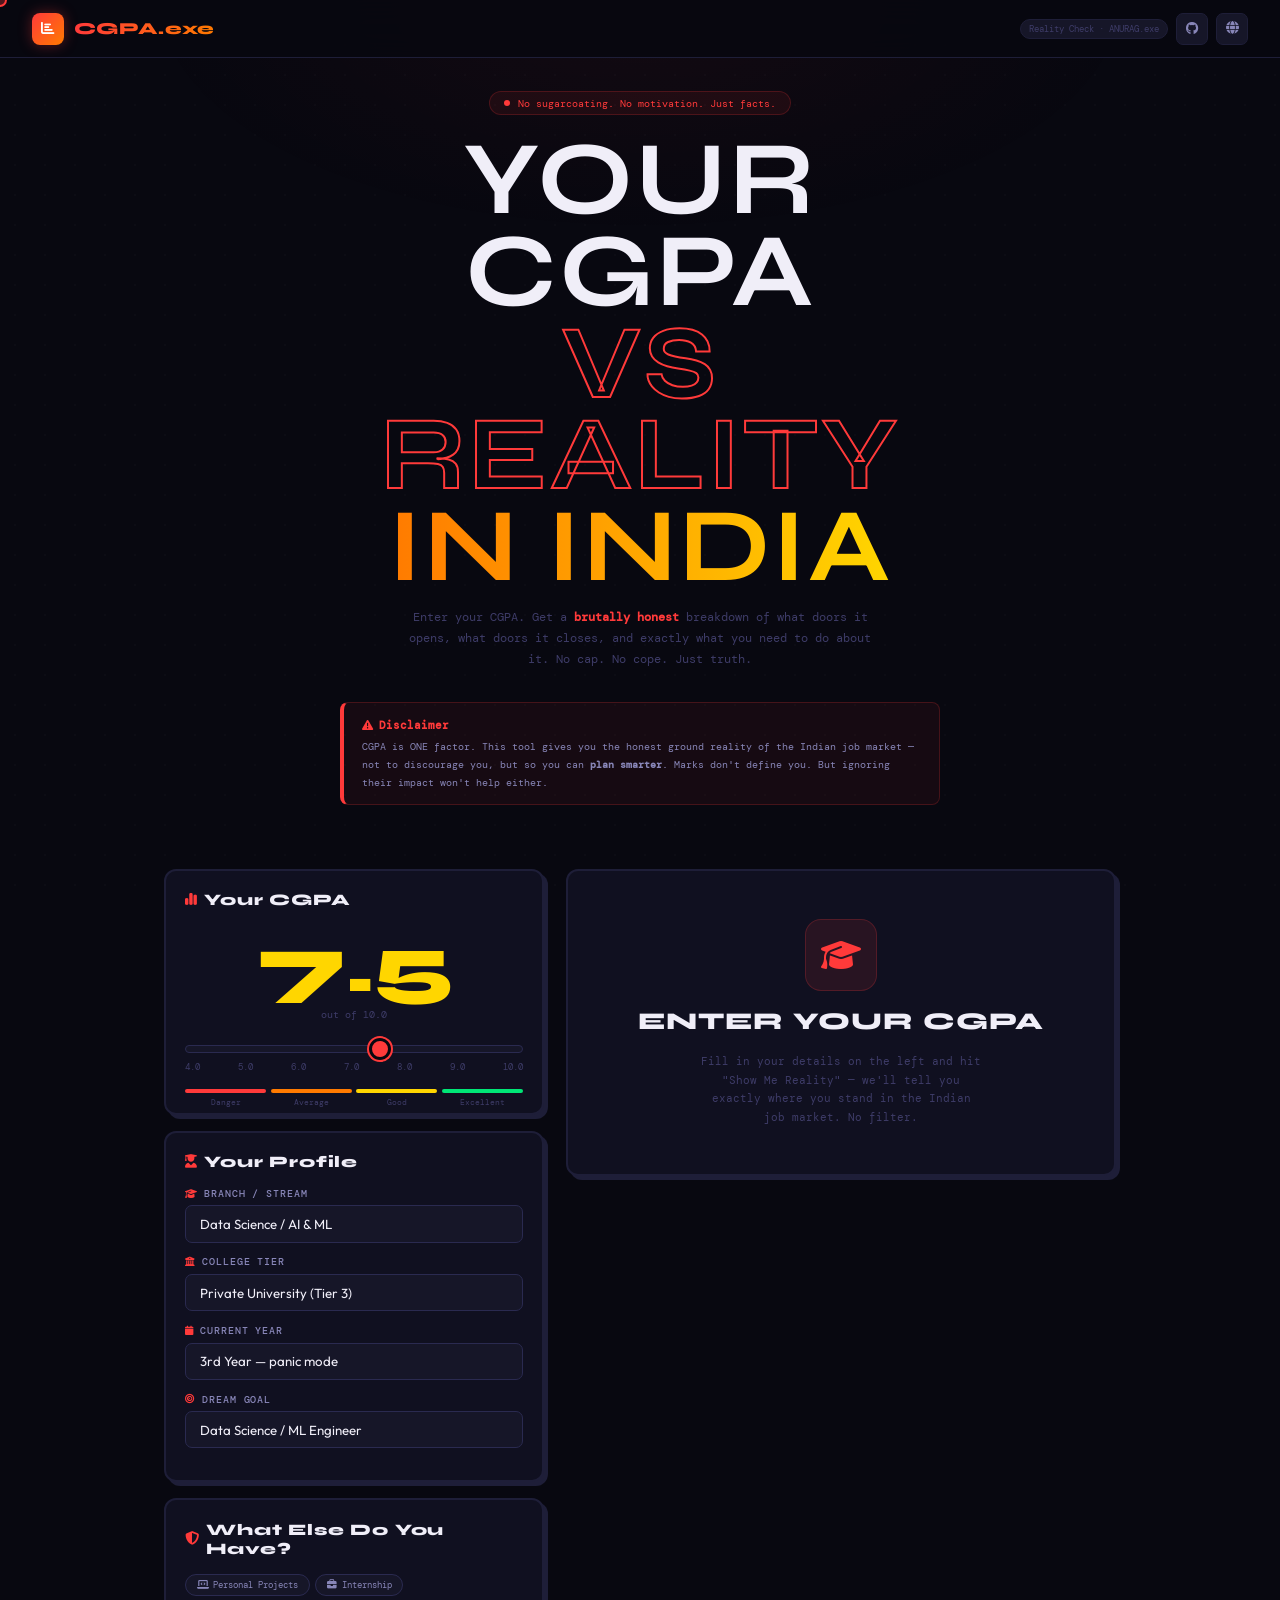
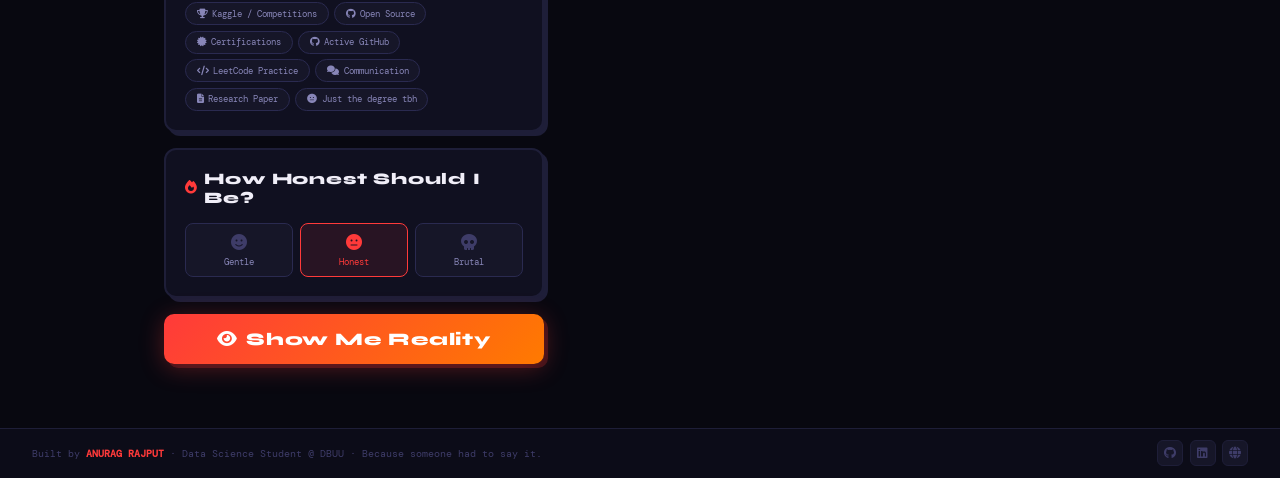
<file: public/index.html>
<!DOCTYPE html>
<html lang="en">
<head>
  <meta charset="UTF-8">
  <meta name="viewport" content="width=device-width, initial-scale=1.0">
  <title>CGPA.exe | Reality Check | by Anurag Rajput</title>
  <link rel="stylesheet" href="https://cdnjs.cloudflare.com/ajax/libs/font-awesome/6.5.1/css/all.min.css">
  <link href="https://fonts.googleapis.com/css2?family=Syne:wght@700;800&family=DM+Mono:wght@400;500;700&family=Outfit:wght@300;400;500;600&display=swap" rel="stylesheet">
  <link rel="icon" type="image/svg+xml" href="data:image/svg+xml,%3Csvg xmlns='http://www.w3.org/2000/svg' viewBox='0 0 96 96'%3E%3Crect width='96' height='96' rx='20' fill='%23FF3A3A'/%3E%3Ctext x='10' y='72' font-size='62' font-family='serif' font-weight='bold' fill='white'%3E%25%3C/text%3E%3C/svg%3E">
<link rel="stylesheet" href="style.css">
</head>
<body>
<div id="cursor"></div>

<!-- NAV -->
<nav>
  <a class="nav-brand" href="#">
    <div class="nav-logo"><i class="fa-solid fa-chart-bar"></i></div>
    <span class="nav-title">CGPA.exe</span>
  </a>
  <div class="nav-right">
    <span class="nav-badge">Reality Check &middot; ANURAG.exe</span>
    <a class="nav-link" href="https://github.com/instai4" target="_blank"><i class="fa-brands fa-github"></i></a>
    <a class="nav-link" href="https://instai4.github.io/PORT-FOLIO/" target="_blank"><i class="fa-solid fa-globe"></i></a>
  </div>
</nav>

<!-- HERO -->
<div class="hero">
  <div class="hero-tag">
    <div class="hero-tag-dot"></div>
    No sugarcoating. No motivation. Just facts.
  </div>
  <h1 class="hero-title">
    <span class="line1">YOUR CGPA</span><br>
    <span class="line2">VS REALITY</span><br>
    <span class="line3">IN INDIA</span>
  </h1>
  <p class="hero-sub">
    Enter your CGPA. Get a <span class="bold">brutally honest</span> breakdown of what doors it opens,
    what doors it closes, and exactly what you need to do about it.
    No cap. No cope. Just truth.
  </p>
  <div class="warning-banner">
    <div class="wb-title"><i class="fa-solid fa-triangle-exclamation"></i> Disclaimer</div>
    CGPA is ONE factor. This tool gives you the honest ground reality of the Indian job market —
    not to discourage you, but so you can <strong>plan smarter</strong>.
    Marks don't define you. But ignoring their impact won't help either.
  </div>
</div>

<!-- MAIN -->
<div class="main">

  <!-- LEFT: INPUT -->
  <div class="input-panel">

    <!-- CGPA SLIDER -->
    <div class="panel">
      <div class="panel-title"><i class="fa-solid fa-chart-simple"></i> Your CGPA</div>
      <div class="cgpa-display">
        <div class="cgpa-number" id="cgpa-display" style="color:var(--yellow)">7.5</div>
        <div class="cgpa-scale">out of 10.0</div>
      </div>
      <input type="range" class="cgpa-slider" id="cgpa-slider" min="4.0" max="10.0" step="0.1" value="7.5" oninput="updateCGPA(this.value)">
      <div class="cgpa-labels">
        <span>4.0</span><span>5.0</span><span>6.0</span><span>7.0</span><span>8.0</span><span>9.0</span><span>10.0</span>
      </div>
      <div class="cgpa-zones" style="margin-top:1rem">
        <div class="czone" style="background:#FF3A3A" data-label="Danger"></div>
        <div class="czone" style="background:#FF7A00" data-label="Average"></div>
        <div class="czone" style="background:#FFD600" data-label="Good"></div>
        <div class="czone" style="background:#00E676" data-label="Excellent"></div>
      </div>
    </div>

    <!-- PROFILE -->
    <div class="panel">
      <div class="panel-title"><i class="fa-solid fa-user-graduate"></i> Your Profile</div>
      <div class="fg">
        <div class="flbl"><i class="fa-solid fa-graduation-cap"></i> Branch / Stream</div>
        <select class="fsel" id="branch">
          <option value="CSE">Computer Science Engineering (CSE)</option>
          <option value="IT">Information Technology (IT)</option>
          <option value="DS" selected>Data Science / AI &amp; ML</option>
          <option value="ECE">Electronics &amp; Communication (ECE)</option>
          <option value="ME">Mechanical Engineering</option>
          <option value="CE">Civil Engineering</option>
          <option value="EE">Electrical Engineering</option>
          <option value="MBA">MBA / Management</option>
          <option value="BCA">BCA / MCA</option>
          <option value="BSc">B.Sc Computer Science</option>
          <option value="Other">Other</option>
        </select>
      </div>
      <div class="fg">
        <div class="flbl"><i class="fa-solid fa-building-columns"></i> College Tier</div>
        <select class="fsel" id="college-tier">
          <option value="IIT/NIT">IIT / NIT / IIIT (Tier 1)</option>
          <option value="State">Good State College / NIRF Top 100 (Tier 2)</option>
          <option value="Private" selected>Private University (Tier 3)</option>
          <option value="Deemed">Deemed / Local College (Tier 4)</option>
        </select>
      </div>
      <div class="fg">
        <div class="flbl"><i class="fa-solid fa-calendar"></i> Current Year</div>
        <select class="fsel" id="year">
          <option value="1st">1st Year — just started</option>
          <option value="2nd">2nd Year — mid journey</option>
          <option value="3rd" selected>3rd Year — panic mode</option>
          <option value="Final">Final Year — crunch time</option>
          <option value="Graduated">Already Graduated</option>
        </select>
      </div>
      <div class="fg">
        <div class="flbl"><i class="fa-solid fa-bullseye"></i> Dream Goal</div>
        <select class="fsel" id="goal">
          <option value="product">Product Company (Google, Microsoft, Amazon)</option>
          <option value="service">Service Company (TCS, Infosys, Wipro)</option>
          <option value="startup">Startup / Early Stage Company</option>
          <option value="higher">Higher Studies (M.Tech / MS / MBA)</option>
          <option value="research">Research / PhD</option>
          <option value="government">Government Job / PSU</option>
          <option value="freelance">Freelancing / Own Startup</option>
          <option value="data" selected>Data Science / ML Engineer</option>
        </select>
      </div>
    </div>

    <!-- EXTRAS -->
    <div class="panel">
      <div class="panel-title"><i class="fa-solid fa-shield-halved"></i> What Else Do You Have?</div>
      <div class="chips" id="extras-chips">
        <div class="chip" data-e="projects"><i class="fa-solid fa-laptop-code"></i> Personal Projects</div>
        <div class="chip" data-e="internship"><i class="fa-solid fa-briefcase"></i> Internship</div>
        <div class="chip" data-e="kaggle"><i class="fa-solid fa-trophy"></i> Kaggle / Competitions</div>
        <div class="chip" data-e="opensource"><i class="fa-brands fa-github"></i> Open Source</div>
        <div class="chip" data-e="certifications"><i class="fa-solid fa-certificate"></i> Certifications</div>
        <div class="chip" data-e="github"><i class="fa-brands fa-github"></i> Active GitHub</div>
        <div class="chip" data-e="leetcode"><i class="fa-solid fa-code"></i> LeetCode Practice</div>
        <div class="chip" data-e="communication"><i class="fa-solid fa-comments"></i> Communication</div>
        <div class="chip" data-e="research"><i class="fa-solid fa-file-lines"></i> Research Paper</div>
        <div class="chip" data-e="nothing"><i class="fa-solid fa-face-meh"></i> Just the degree tbh</div>
      </div>
    </div>

    <!-- HONESTY LEVEL -->
    <div class="panel">
      <div class="panel-title"><i class="fa-solid fa-fire"></i> How Honest Should I Be?</div>
      <div class="honesty-grid" id="honesty-grid">
        <div class="hlevel" data-h="kind">
          <span class="hl-icon"><i class="fa-solid fa-face-smile"></i></span>
          <span>Gentle</span>
        </div>
        <div class="hlevel on" data-h="honest">
          <span class="hl-icon"><i class="fa-solid fa-face-meh"></i></span>
          <span>Honest</span>
        </div>
        <div class="hlevel" data-h="brutal">
          <span class="hl-icon"><i class="fa-solid fa-skull"></i></span>
          <span>Brutal</span>
        </div>
      </div>
    </div>

    <!-- THINKING -->
    <div class="thinking" id="thinking">
      <div class="thinking-dots"><span></span><span></span><span></span></div>
      <span id="thinking-txt">Consulting the Indian job market...</span>
    </div>

    <button class="gen-btn" id="gen-btn" onclick="generate()">
      <i class="fa-solid fa-eye"></i> Show Me Reality
    </button>
  </div>

  <!-- RIGHT: OUTPUT -->
  <div class="output-panel" id="output-panel">
    <div class="empty-state">
      <div class="empty-ico"><i class="fa-solid fa-graduation-cap"></i></div>
      <h3>ENTER YOUR CGPA</h3>
      <p>Fill in your details on the left and hit "Show Me Reality" — we'll tell you exactly where you stand in the Indian job market. No filter.</p>
    </div>
  </div>

</div>

<!-- FOOTER -->
<div class="footer-bar">
  <span class="footer-credit">
    Built by <a href="https://instai4.github.io/PORT-FOLIO/" target="_blank">ANURAG RAJPUT</a>
    &middot; Data Science Student @ DBUU &middot; Because someone had to say it.
  </span>
  <div class="footer-links">
    <a href="https://github.com/instai4" target="_blank"><i class="fa-brands fa-github"></i></a>
    <a href="https://www.linkedin.com/in/anurag-singh-43230a380/" target="_blank"><i class="fa-brands fa-linkedin"></i></a>
    <a href="https://instai4.github.io/PORT-FOLIO/" target="_blank"><i class="fa-solid fa-globe"></i></a>
  </div>
</div>

<div class="toast" id="toast"><i class="fa-solid fa-circle-check"></i><span id="toast-txt">Copied!</span></div>

<script src="script.js"></script>
</body>
</html>
</file>
<file: public/style.css>
*,*::before,*::after{box-sizing:border-box;margin:0;padding:0}
    :root{
      --bg:#080810;--bg2:#0C0C18;--card:#101020;--surface:#161628;
      --border:#1E1E38;--border2:#2A2A50;
      --txt:#F0EEF8;--txt2:#8886B8;--txt3:#3E3C68;
      --red:#FF3A3A;--orange:#FF7A00;--yellow:#FFD600;--green:#00E676;
      --blue:#4D96FF;--pink:#FF6B9D;--purple:#C084FC;
      --ff:'Syne',sans-serif;--fb:'Outfit',sans-serif;--fm:'DM Mono',monospace;
      --spring:cubic-bezier(.34,1.56,.64,1);--ease:cubic-bezier(.4,0,.2,1);
    }
    html{scroll-behavior:smooth}
    body{font-family:var(--fb);background:var(--bg);color:var(--txt);
      min-height:100vh;cursor:none;overflow-x:hidden}
    body::before{content:'';position:fixed;inset:0;z-index:0;pointer-events:none;
      background-image:radial-gradient(rgba(255,255,255,.018) 1px,transparent 1px);
      background-size:30px 30px}
    body::after{content:'';position:fixed;inset:0;z-index:0;pointer-events:none;
      background:radial-gradient(ellipse 60% 40% at 50% 0%,rgba(255,58,58,.05),transparent 65%)}

    /* CURSOR */
    #cursor{pointer-events:none;position:fixed;z-index:9999;width:14px;height:14px;
      background:rgba(255,58,58,.3);border-radius:50%;border:2px solid var(--red);
      transition:width .15s var(--spring),height .15s var(--spring),background .15s;
      transform:translate(-50%,-50%)}

    /* NAV */
    nav{position:fixed;top:0;left:0;right:0;z-index:200;height:58px;
      display:flex;align-items:center;justify-content:space-between;padding:0 2rem;
      background:rgba(8,8,16,.92);border-bottom:1px solid var(--border);backdrop-filter:blur(20px)}
    .nav-brand{display:flex;align-items:center;gap:.6rem;text-decoration:none}
    .nav-logo{width:32px;height:32px;border-radius:8px;
      background:linear-gradient(135deg,var(--red),var(--orange));
      display:flex;align-items:center;justify-content:center;font-size:.85rem;color:#fff;
      box-shadow:0 0 14px rgba(255,58,58,.35)}
    .nav-title{font-family:var(--ff);font-size:1.05rem;font-weight:800;letter-spacing:.05em;
      background:linear-gradient(90deg,var(--red),var(--orange));
      -webkit-background-clip:text;-webkit-text-fill-color:transparent;background-clip:text}
    .nav-right{display:flex;align-items:center;gap:.5rem}
    .nav-badge{font-family:var(--fm);font-size:.58rem;color:var(--txt3);
      background:var(--surface);border:1px solid var(--border);padding:3px 8px;border-radius:20px}
    .nav-link{width:32px;height:32px;border-radius:7px;background:var(--surface);
      border:1px solid var(--border);display:flex;align-items:center;justify-content:center;
      color:var(--txt2);font-size:.8rem;text-decoration:none;cursor:pointer;
      transition:all .15s var(--spring)}
    .nav-link:hover{background:var(--red);color:#fff;border-color:var(--red);transform:scale(1.08)}

    /* HERO */
    .hero{position:relative;z-index:1;padding:90px 1.5rem 2rem;
      text-align:center;max-width:720px;margin:0 auto}
    .hero-tag{display:inline-flex;align-items:center;gap:.5rem;font-family:var(--fm);
      font-size:.62rem;color:var(--red);background:rgba(255,58,58,.08);
      border:1px solid rgba(255,58,58,.2);padding:.3rem .9rem;border-radius:20px;
      margin-bottom:1.2rem;animation:blink-border 2s ease-in-out infinite}
    .hero-tag-dot{width:6px;height:6px;border-radius:50%;background:var(--red);animation:blink 1.5s step-end infinite;flex-shrink:0}
    @keyframes blink-border{0%,100%{border-color:rgba(255,58,58,.2)}50%{border-color:rgba(255,58,58,.6)}}
    .hero-tag-dot{width:6px;height:6px;border-radius:50%;background:var(--red);
      animation:blink 1.5s step-end infinite;flex-shrink:0}
    @keyframes blink{50%{opacity:0}}
    .hero-title{font-family:var(--ff);font-size:clamp(3rem,10vw,6.5rem);
      text-transform:uppercase;letter-spacing:.02em;line-height:.88;margin-bottom:1rem}
    .hero-title .line1{color:var(--txt)}
    .hero-title .line2{-webkit-text-stroke:2px var(--red);color:transparent}
    .hero-title .line3{background:linear-gradient(90deg,var(--orange),var(--yellow));
      -webkit-background-clip:text;-webkit-text-fill-color:transparent;background-clip:text}
    .hero-sub{font-family:var(--fm);font-size:.72rem;color:var(--txt3);
      max-width:480px;margin:0 auto 2rem;line-height:1.8}
    .hero-sub .bold{color:var(--red);font-weight:700}

    .warning-banner{background:rgba(255,58,58,.06);border:1px solid rgba(255,58,58,.2);
      border-left:4px solid var(--red);border-radius:8px;padding:.8rem 1.1rem;
      font-family:var(--fm);font-size:.65rem;color:var(--txt2);line-height:1.7;
      margin-bottom:2rem;text-align:left;max-width:600px;margin-left:auto;margin-right:auto}
    .warning-banner .wb-title{color:var(--red);font-weight:700;font-size:.7rem;
      margin-bottom:.2rem;display:flex;align-items:center;gap:.4rem}

    /* MAIN LAYOUT */
    .main{position:relative;z-index:1;max-width:1000px;margin:0 auto;
      padding:0 1.5rem 4rem;display:grid;grid-template-columns:380px 1fr;
      gap:1.4rem;align-items:start}
    @media(max-width:780px){.main{grid-template-columns:1fr}}

    .input-panel{display:flex;flex-direction:column;gap:1rem}

    .panel{background:var(--card);border:2px solid var(--border);border-radius:12px;
      padding:1.2rem;box-shadow:4px 4px 0 var(--border)}
    .panel-title{font-family:var(--ff);font-size:1rem;font-weight:800;letter-spacing:.05em;
      color:var(--txt);display:flex;align-items:center;gap:.4rem;margin-bottom:1rem}
    .panel-title i{color:var(--red);font-size:.85rem}

    /* CGPA SLIDER */
    .cgpa-display{text-align:center;margin-bottom:1rem}
    .cgpa-number{font-family:var(--ff);font-size:5rem;font-weight:800;letter-spacing:-.02em;
      line-height:1;transition:color .3s var(--ease)}
    .cgpa-scale{font-family:var(--fm);font-size:.6rem;color:var(--txt3);margin-top:.2rem}
    .cgpa-slider{width:100%;height:8px;-webkit-appearance:none;appearance:none;
      background:var(--surface);border-radius:4px;outline:none;
      border:1px solid var(--border2);margin-bottom:.5rem;cursor:pointer}
    .cgpa-slider::-webkit-slider-thumb{-webkit-appearance:none;appearance:none;
      width:22px;height:22px;border-radius:50%;background:var(--red);
      border:3px solid var(--bg);box-shadow:0 0 0 2px var(--red);
      cursor:pointer;transition:transform .15s var(--spring)}
    .cgpa-slider::-webkit-slider-thumb:hover{transform:scale(1.2)}
    .cgpa-labels{display:flex;justify-content:space-between;
      font-family:var(--fm);font-size:.55rem;color:var(--txt3)}
    .cgpa-zones{display:flex;gap:.3rem;margin-top:.8rem}
    .czone{flex:1;height:4px;border-radius:2px;position:relative}
    .czone::after{content:attr(data-label);position:absolute;top:8px;left:50%;
      transform:translateX(-50%);font-family:var(--fm);font-size:.48rem;
      color:var(--txt3);white-space:nowrap}

    /* FIELDS */
    .fg{margin-bottom:.8rem}
    .flbl{display:flex;align-items:center;gap:.35rem;font-family:var(--fm);font-size:.6rem;
      font-weight:500;color:var(--txt2);text-transform:uppercase;letter-spacing:.1em;
      margin-bottom:.35rem}
    .flbl i{color:var(--red);font-size:.6rem}
    .fsel,.fin{width:100%;padding:.6rem .85rem;border:1px solid var(--border2);border-radius:7px;
      background:var(--surface);font-family:var(--fb);font-size:.83rem;color:var(--txt);
      outline:none;transition:all .18s var(--ease)}
    .fsel:focus,.fin:focus{border-color:var(--red);box-shadow:0 0 0 3px rgba(255,58,58,.1)}
    .fsel{appearance:none;cursor:pointer}
    .fsel option{background:var(--card)}
    .fin::placeholder{color:var(--txt3);font-size:.78rem}

    /* CHIPS */
    .chips{display:flex;flex-wrap:wrap;gap:.35rem}
    .chip{padding:.28rem .65rem;border-radius:20px;background:var(--surface);
      border:1px solid var(--border2);font-family:var(--fm);font-size:.58rem;
      color:var(--txt2);cursor:pointer;transition:all .15s var(--spring);user-select:none;
      display:flex;align-items:center;gap:.3rem}
    .chip:hover{border-color:var(--red);color:var(--txt)}
    .chip.on{background:rgba(255,58,58,.1);border-color:var(--red);color:var(--red)}
    .chip i{font-size:.6rem}

    /* HONESTY LEVEL */
    .honesty-grid{display:grid;grid-template-columns:repeat(3,1fr);gap:.4rem}
    .hlevel{padding:.5rem .4rem;border-radius:8px;background:var(--surface);
      border:1px solid var(--border2);font-family:var(--fm);font-size:.58rem;
      color:var(--txt2);cursor:pointer;transition:all .15s var(--spring);
      text-align:center;user-select:none}
    .hlevel .hl-icon{font-size:1rem;display:block;margin-bottom:.2rem;color:var(--txt3)}
    .hlevel:hover{border-color:var(--red);color:var(--txt)}
    .hlevel.on{background:rgba(255,58,58,.1);border-color:var(--red);color:var(--red)}
    .hlevel.on .hl-icon{color:var(--red)}

    /* GEN BUTTON */
    .gen-btn{width:100%;padding:.9rem;border-radius:10px;border:none;
      background:linear-gradient(135deg,var(--red),var(--orange));color:#fff;
      font-family:var(--ff);font-size:1.1rem;font-weight:800;letter-spacing:.05em;
      cursor:pointer;display:flex;align-items:center;justify-content:center;gap:.5rem;
      box-shadow:0 4px 24px rgba(255,58,58,.3),4px 4px 0 rgba(255,58,58,.2);
      transition:all .2s var(--spring)}
    .gen-btn:hover{transform:translateY(-2px);box-shadow:0 8px 32px rgba(255,58,58,.4),6px 6px 0 rgba(255,58,58,.2)}
    .gen-btn:active{transform:scale(.97)}
    .gen-btn:disabled{opacity:.5;cursor:not-allowed;transform:none}

    /* THINKING */
    .thinking{display:none;align-items:center;gap:.6rem;font-family:var(--fm);
      font-size:.7rem;color:var(--txt3);padding:.7rem 1rem;
      background:var(--surface);border-radius:8px;border:1px solid var(--border)}
    .thinking.show{display:flex}
    .thinking-dots span{display:inline-block;width:5px;height:5px;border-radius:50%;
      background:var(--red);margin:0 2px;animation:dot-b .8s ease-in-out infinite}
    .thinking-dots span:nth-child(2){animation-delay:.15s}
    .thinking-dots span:nth-child(3){animation-delay:.3s}
    @keyframes dot-b{0%,80%,100%{transform:scale(.6);opacity:.4}40%{transform:scale(1);opacity:1}}

    /* OUTPUT */
    .output-panel{display:flex;flex-direction:column;gap:1rem}

    .reality-card{background:var(--card);border:2px solid var(--border);border-radius:12px;
      overflow:hidden;box-shadow:6px 6px 0 var(--border);
      animation:card-in .4s var(--spring)}
    @keyframes card-in{from{opacity:0;transform:translateY(16px) scale(.98)}to{opacity:1;transform:none}}

    .rc-header{padding:1.2rem 1.4rem;border-bottom:1px solid var(--border);
      display:flex;align-items:center;justify-content:space-between;flex-wrap:wrap;gap:.8rem}
    .rc-cgpa-big{font-family:var(--ff);font-size:3.5rem;font-weight:800;
      letter-spacing:-.02em;line-height:1}
    .rc-verdict{text-align:right}
    .rc-verdict-text{font-family:var(--ff);font-size:1.4rem;font-weight:800;letter-spacing:.03em}
    .rc-verdict-sub{font-family:var(--fm);font-size:.6rem;color:var(--txt3);margin-top:.2rem}

    .opp-section{padding:1.2rem 1.4rem;border-bottom:1px solid var(--border)}
    .sec-title{font-family:var(--ff);font-size:.9rem;font-weight:800;letter-spacing:.05em;
      color:var(--txt);margin-bottom:1rem;display:flex;align-items:center;gap:.4rem}
    .sec-title i{font-size:.85rem}
    .opp-bar-wrap{margin-bottom:.8rem}
    .opp-bar-top{display:flex;align-items:center;justify-content:space-between;margin-bottom:.3rem}
    .opp-name{font-family:var(--fm);font-size:.65rem;color:var(--txt2)}
    .opp-score{font-family:var(--fm);font-size:.65rem;font-weight:700}
    .opp-bg{height:8px;background:var(--surface);border-radius:4px;overflow:hidden;border:1px solid var(--border)}
    .opp-fill{height:100%;border-radius:4px;transition:width 1s var(--spring);width:0%}
    .opp-note{font-family:var(--fm);font-size:.58rem;color:var(--txt3);margin-top:.2rem;line-height:1.5}

    .doors-section{padding:1.2rem 1.4rem;border-bottom:1px solid var(--border)}
    .doors-grid{display:grid;grid-template-columns:1fr 1fr;gap:.8rem;margin-top:.8rem}
    @media(max-width:520px){.doors-grid{grid-template-columns:1fr}}
    .door-card{border-radius:8px;padding:.8rem;border:1px solid var(--border2)}
    .door-card.open{background:rgba(0,230,118,.05);border-color:rgba(0,230,118,.25)}
    .door-card.closed{background:rgba(255,58,58,.05);border-color:rgba(255,58,58,.25)}
    .door-title{font-family:var(--fm);font-size:.6rem;font-weight:700;text-transform:uppercase;
      letter-spacing:.1em;margin-bottom:.5rem;display:flex;align-items:center;gap:.3rem}
    .door-card.open .door-title{color:var(--green)}
    .door-card.closed .door-title{color:var(--red)}
    .door-item{font-family:var(--fm);font-size:.62rem;color:var(--txt2);
      padding:.25rem 0;border-bottom:1px solid var(--border);line-height:1.5;
      display:flex;align-items:flex-start;gap:.35rem}
    .door-item:last-child{border-bottom:none}
    .door-item i{font-size:.55rem;margin-top:.15rem;flex-shrink:0}

    .brutal-section{padding:1.2rem 1.4rem;border-bottom:1px solid var(--border)}
    .brutal-text{font-family:var(--fb);font-size:.85rem;color:var(--txt2);
      line-height:1.8;white-space:pre-wrap}

    .action-section{padding:1.2rem 1.4rem;border-bottom:1px solid var(--border)}
    .action-item{display:flex;align-items:flex-start;gap:.6rem;
      padding:.5rem 0;border-bottom:1px solid var(--border)}
    .action-item:last-child{border-bottom:none}
    .action-num{width:22px;height:22px;border-radius:50%;flex-shrink:0;
      background:rgba(0,230,118,.1);border:1px solid rgba(0,230,118,.3);
      display:flex;align-items:center;justify-content:center;
      font-family:var(--fm);font-size:.6rem;font-weight:700;color:var(--green)}
    .action-text{font-family:var(--fb);font-size:.82rem;color:var(--txt2);line-height:1.6}

    .examples-section{padding:1.2rem 1.4rem}
    .example-card{background:var(--surface);border:1px solid var(--border2);border-radius:8px;
      padding:.7rem .9rem;margin-bottom:.5rem;display:flex;align-items:flex-start;gap:.6rem}
    .ex-icon{width:32px;height:32px;border-radius:7px;background:rgba(255,210,0,.1);
      border:1px solid rgba(255,210,0,.2);display:flex;align-items:center;justify-content:center;
      font-size:.85rem;color:var(--yellow);flex-shrink:0}
    .ex-text{font-family:var(--fm);font-size:.65rem;color:var(--txt2);line-height:1.6}
    .ex-name{color:var(--yellow);font-weight:700}

    .empty-state{background:var(--card);border:2px solid var(--border);border-radius:12px;
      padding:3rem 2rem;text-align:center;display:flex;flex-direction:column;
      align-items:center;gap:1rem;box-shadow:4px 4px 0 var(--border)}
    .empty-ico{width:72px;height:72px;border-radius:16px;
      background:rgba(255,58,58,.1);border:1px solid rgba(255,58,58,.2);
      display:flex;align-items:center;justify-content:center;
      font-size:2rem;color:var(--red);
      animation:float 3s ease-in-out infinite}
    @keyframes float{0%,100%{transform:translateY(0)}50%{transform:translateY(-8px)}}
    .empty-state h3{font-family:var(--ff);font-size:1.5rem;font-weight:800;letter-spacing:.05em;color:var(--txt)}
    .empty-state p{font-family:var(--fm);font-size:.68rem;color:var(--txt3);max-width:280px;line-height:1.7}

    .share-row{display:flex;gap:.5rem;flex-wrap:wrap}
    .share-btn{flex:1;min-width:120px;padding:.65rem;border-radius:8px;
      border:1px solid var(--border2);background:var(--surface);color:var(--txt2);
      font-family:var(--fm);font-size:.63rem;font-weight:700;cursor:pointer;
      display:flex;align-items:center;justify-content:center;gap:.35rem;
      transition:all .15s var(--spring);box-shadow:2px 2px 0 var(--border)}
    .share-btn:hover{border-color:var(--red);color:var(--red);transform:translate(-1px,-1px);
      box-shadow:3px 3px 0 var(--border2)}
    .share-btn.primary{background:var(--red);border-color:var(--red);color:#fff;
      box-shadow:3px 3px 0 rgba(255,58,58,.3)}
    .share-btn.primary:hover{box-shadow:5px 5px 0 rgba(255,58,58,.3);transform:translate(-2px,-2px)}

    .toast{position:fixed;bottom:1.4rem;right:1.4rem;z-index:9000;background:var(--card);
      border:1px solid var(--border);border-radius:9px;padding:.65rem 1.1rem;
      font-family:var(--fm);font-size:.72rem;color:var(--txt);
      display:flex;align-items:center;gap:.5rem;box-shadow:0 8px 30px rgba(0,0,0,.5);
      transform:translateY(70px);opacity:0;transition:all .3s var(--spring);pointer-events:none}
    .toast.on{transform:translateY(0);opacity:1}
    .toast i{color:var(--green)}

    .footer-bar{position:relative;z-index:1;display:flex;align-items:center;
      justify-content:space-between;padding:.7rem 2rem;border-top:1px solid var(--border);
      background:var(--bg2);flex-wrap:wrap;gap:.4rem}
    .footer-credit{font-family:var(--fm);font-size:.6rem;color:var(--txt3)}
    .footer-credit a{color:var(--red);text-decoration:none;font-weight:600}
    .footer-links{display:flex;gap:.4rem}
    .footer-links a{width:26px;height:26px;border-radius:6px;background:var(--surface);
      border:1px solid var(--border);display:flex;align-items:center;justify-content:center;
      color:var(--txt3);font-size:.75rem;text-decoration:none;transition:all .12s var(--spring)}
    .footer-links a:hover{background:var(--red);color:#fff;border-color:var(--red)}

    ::-webkit-scrollbar{width:5px}
    ::-webkit-scrollbar-track{background:transparent}
    ::-webkit-scrollbar-thumb{background:var(--border2);border-radius:3px}
</file>
